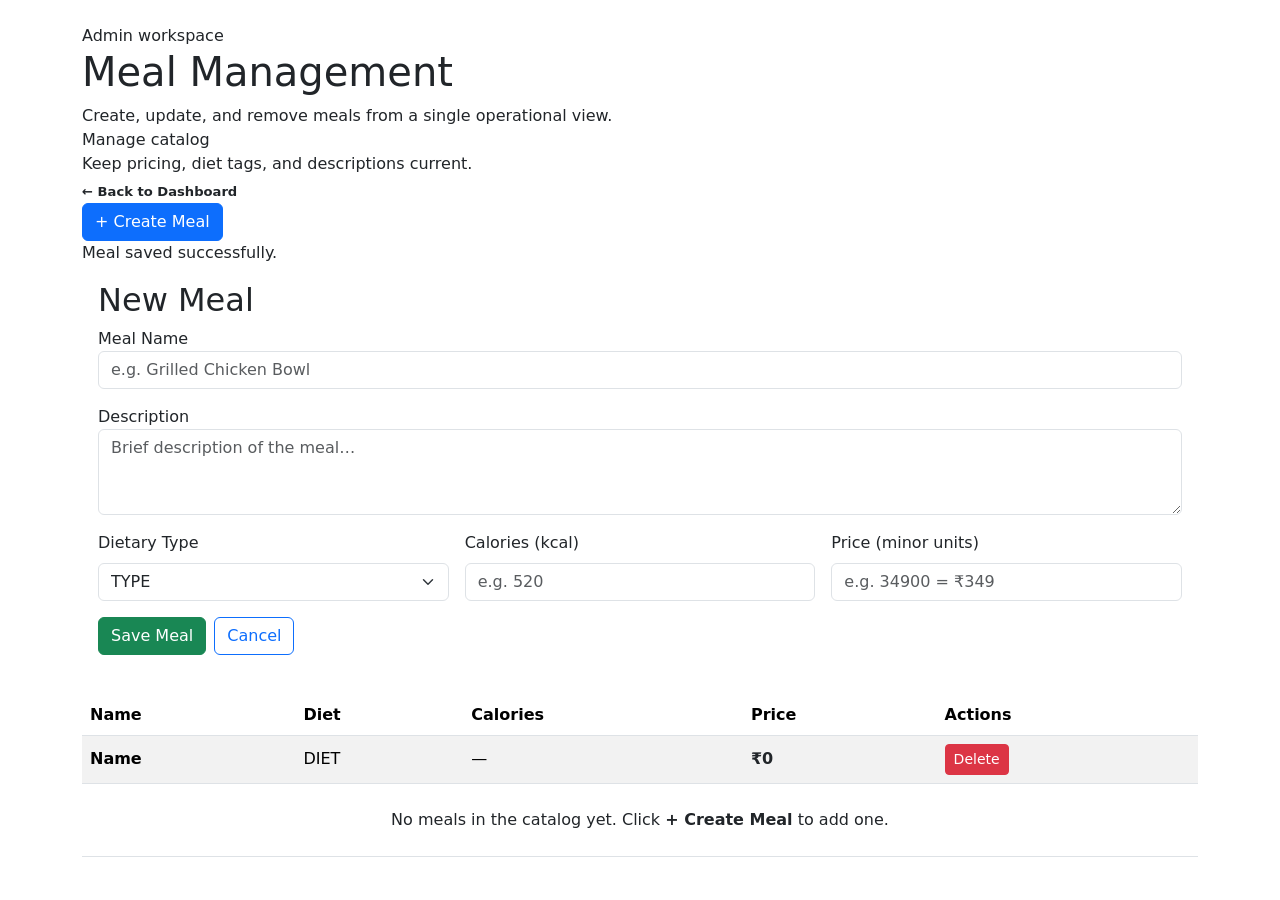
<file: meal-service/src/main/resources/templates/admin-meals.html>
<!DOCTYPE html>
<html xmlns:th="http://www.thymeleaf.org" lang="en">
<head>
    <meta charset="UTF-8"/>
    <meta name="viewport" content="width=device-width, initial-scale=1.0"/>
    <meta name="description" content="Admin panel to create, manage, and remove meals from the MealSubs catalog."/>
    <title>Admin – Meal Management – MealSubs</title>
    <link rel="preconnect" href="https://fonts.googleapis.com"/>
    <link rel="preconnect" href="https://fonts.gstatic.com" crossorigin="anonymous"/>
    <link href="https://cdn.jsdelivr.net/npm/bootstrap@5.3.2/dist/css/bootstrap.min.css" rel="stylesheet"/>
    <link rel="stylesheet" th:href="@{/css/app.css}"/>
</head>
<body class="app-page app-page-admin">
<nav th:replace="~{fragments/navbar :: navbar}"></nav>

<main class="container py-4 flex-grow-1">

    <!-- Page Banner -->
    <section class="page-banner" aria-label="Admin workspace">
        <span class="eyebrow">Admin workspace</span>
        <h1 class="hero-title hero-title-sm mb-2">Meal Management</h1>
        <p class="hero-text mb-0">Create, update, and remove meals from a single operational view.</p>
    </section>

    <!-- Toolbar -->
    <div class="toolbar-panel">
        <div>
            <div class="toolbar-title">Manage catalog</div>
            <div class="toolbar-subtitle">Keep pricing, diet tags, and descriptions current.</div>
            <a href="/dashboard" class="text-decoration-none"
               style="font-size: 0.82rem; color: var(--brand-primary); font-weight: 600; margin-top: 0.35rem; display: inline-block;">
                ← Back to Dashboard
            </a>
        </div>
        <button id="btn-create-meal" type="button" class="btn btn-primary">
            + Create Meal
        </button>
    </div>

    <!-- Success alert -->
    <div class="alert-success" data-testid="meal-success"
         th:if="${param.saved}">Meal saved successfully.</div>

    <!-- Create Meal Form (hidden by default) -->
    <section id="createMealSection" class="hidden card mb-4 border-0">
        <div class="card-body">
            <h2>New Meal</h2>
            <form id="createMealForm" action="/web/admin/meals/create" method="post">
                <div class="row g-3 mb-3">
                    <div class="col-12">
                        <div class="form-group mb-0">
                            <label for="mealName">Meal Name</label>
                            <input type="text" id="mealName" name="name"
                                   class="form-control" placeholder="e.g. Grilled Chicken Bowl" required/>
                        </div>
                    </div>
                    <div class="col-12">
                        <div class="form-group mb-0">
                            <label for="mealDescription">Description</label>
                            <textarea id="mealDescription" name="description"
                                      class="form-control" placeholder="Brief description of the meal…" rows="3"></textarea>
                        </div>
                    </div>
                    <div class="col-sm-12 col-md-4">
                        <label for="dietaryType" class="form-label">Dietary Type</label>
                        <select id="dietaryType" name="dietaryType" class="form-select">
                            <option th:each="dt : ${dietaryTypes}" th:value="${dt}" th:text="${dt}">TYPE</option>
                        </select>
                    </div>
                    <div class="col-sm-6 col-md-4">
                        <label for="calories" class="form-label">Calories (kcal)</label>
                        <input type="number" id="calories" name="calories"
                               class="form-control" placeholder="e.g. 520" min="1"/>
                    </div>
                    <div class="col-sm-6 col-md-4">
                        <label for="priceCents" class="form-label">Price (minor units)</label>
                        <input type="number" id="priceCents" name="priceCents"
                               class="form-control" placeholder="e.g. 34900 = ₹349" min="1"/>
                    </div>
                </div>
                <div class="d-flex gap-2">
                    <button type="submit" id="btn-save-meal" class="btn btn-success">Save Meal</button>
                    <button type="button" id="btn-cancel-meal" class="btn btn-outline-primary">Cancel</button>
                </div>
            </form>
        </div>
    </section>

    <!-- Meals Table -->
    <div class="table-responsive">
        <table id="mealsTable" class="table table-striped align-middle mb-0">
            <thead>
            <tr>
                <th>Name</th>
                <th>Diet</th>
                <th>Calories</th>
                <th>Price</th>
                <th>Actions</th>
            </tr>
            </thead>
            <tbody>
            <tr th:each="meal : ${meals}">
                <td th:text="${meal.name}" style="font-weight: 600;">Name</td>
                <td>
                    <span class="badge-diet"
                          th:classappend="'badge-diet-' + ${meal.dietaryType}"
                          th:text="${meal.dietaryType}">DIET</span>
                </td>
                <td th:text="${meal.calories != null ? meal.calories + ' kcal' : '—'}">—</td>
                <td style="font-weight: 700; color: var(--brand-primary);"
                    th:text="'₹' + ${meal.priceCents / 100}">₹0</td>
                <td>
                    <form th:action="@{/web/admin/meals/{id}/delete(id=${meal.id})}"
                          method="post" class="inline-form">
                        <button type="submit" class="btn-delete btn btn-danger btn-sm">Delete</button>
                    </form>
                </td>
            </tr>
            <!-- Empty state -->
            <tr th:if="${meals == null or #lists.isEmpty(meals)}">
                <td colspan="5" class="text-center py-4" style="color: var(--text-muted);">
                    No meals in the catalog yet. Click <strong>+ Create Meal</strong> to add one.
                </td>
            </tr>
            </tbody>
        </table>
    </div>

</main>

<footer th:replace="~{fragments/footer :: footer}"></footer>

<script src="https://cdn.jsdelivr.net/npm/bootstrap@5.3.2/dist/js/bootstrap.bundle.min.js"></script>
<script th:src="@{/js/auth-nav.js}" defer></script>
<script th:src="@{/js/admin-meals.js}" defer></script>
</body>
</html>
</file>
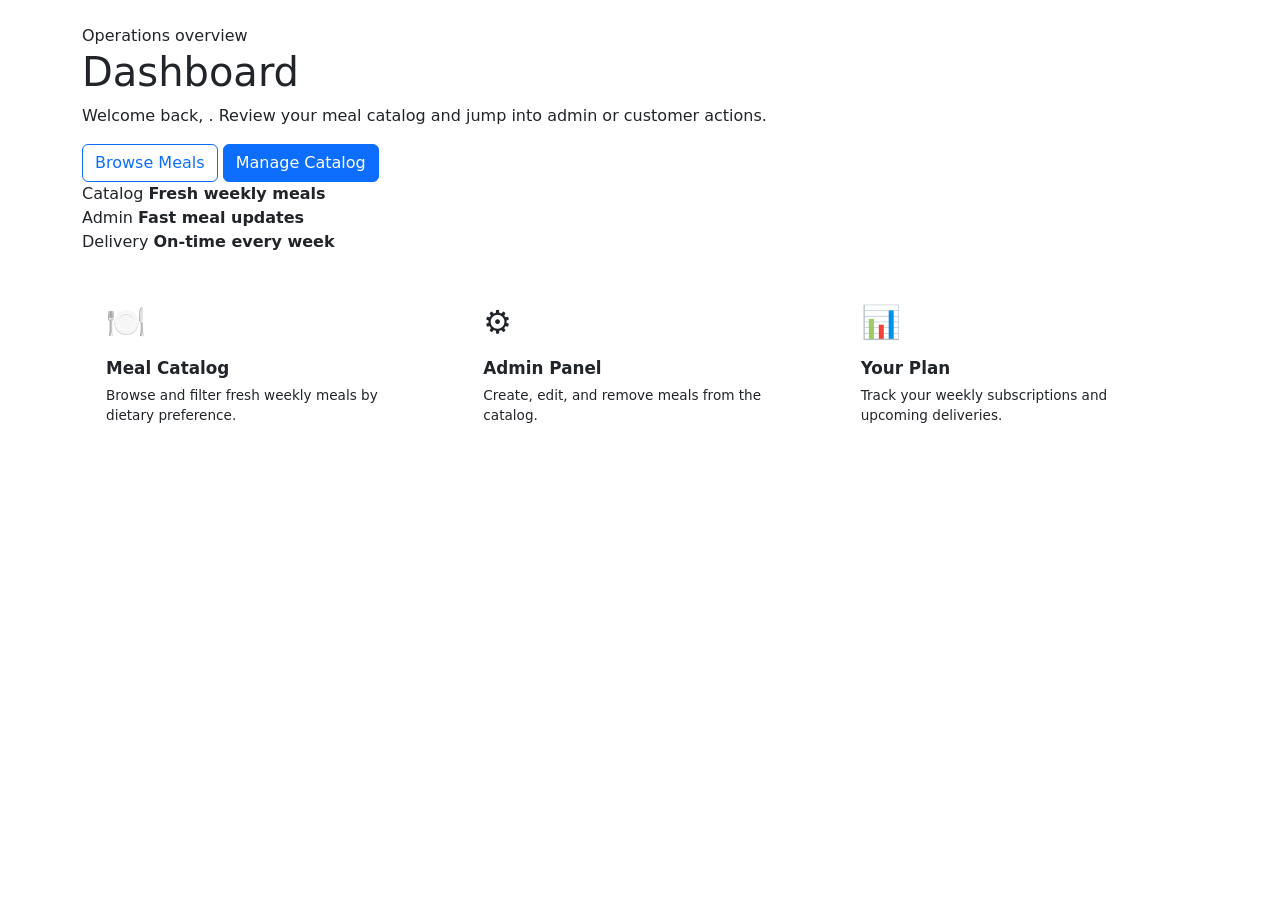
<file: meal-service/src/main/resources/templates/dashboard.html>
<!DOCTYPE html>
<html xmlns:th="http://www.thymeleaf.org" lang="en">
<head>
    <meta charset="UTF-8"/>
    <meta name="viewport" content="width=device-width, initial-scale=1.0"/>
    <meta name="description" content="MealSubs dashboard — review meal activity and manage your meal subscription plan."/>
    <title>Dashboard – MealSubs</title>
    <link rel="preconnect" href="https://fonts.googleapis.com"/>
    <link rel="preconnect" href="https://fonts.gstatic.com" crossorigin="anonymous"/>
    <link href="https://cdn.jsdelivr.net/npm/bootstrap@5.3.2/dist/css/bootstrap.min.css" rel="stylesheet"/>
    <link rel="stylesheet" th:href="@{/css/app.css}"/>
</head>
<body class="app-page app-page-dashboard">
<nav th:replace="~{fragments/navbar :: navbar}"></nav>

<main class="container py-4 flex-grow-1">

    <!-- Hero Panel -->
    <section class="hero-panel" aria-label="Overview">
        <div class="hero-copy">
            <span class="eyebrow">Operations overview</span>
            <h1 class="hero-title">Dashboard</h1>
            <p class="hero-text">
                Welcome back, <strong id="user-email" style="color: var(--brand-primary);"></strong>.
                Review your meal catalog and jump into admin or customer actions.
            </p>
            <div class="hero-actions">
                <a href="/meals"       class="btn btn-outline-primary">Browse Meals</a>
                <a href="/admin/meals" class="btn btn-primary">Manage Catalog</a>
            </div>
        </div>
        <div class="hero-stat-grid">
            <div class="hero-stat-card">
                <span class="hero-stat-label">Catalog</span>
                <strong>Fresh weekly meals</strong>
            </div>
            <div class="hero-stat-card">
                <span class="hero-stat-label">Admin</span>
                <strong>Fast meal updates</strong>
            </div>
            <div class="hero-stat-card">
                <span class="hero-stat-label">Delivery</span>
                <strong>On-time every week</strong>
            </div>
        </div>
    </section>

    <!-- Quick action cards -->
    <div class="row g-3 mt-1">
        <div class="col-md-4">
            <a href="/meals" class="text-decoration-none">
                <div class="card h-100 border-0"
                     style="border-radius: var(--radius-lg); background: var(--surface-glass-strong);
                            border: 1px solid var(--border-card) !important; box-shadow: var(--shadow-sm);
                            transition: transform 0.2s ease, box-shadow 0.2s ease; backdrop-filter: blur(8px);"
                     onmouseover="this.style.transform='translateY(-4px)';this.style.boxShadow='var(--shadow-lg)'"
                     onmouseout="this.style.transform='';this.style.boxShadow='var(--shadow-sm)'">
                    <div class="card-body p-4">
                        <div style="font-size: 2rem; margin-bottom: 0.75rem;">🍽️</div>
                        <h3 style="font-family: var(--font-heading); font-size: 1.05rem; font-weight: 700; margin-bottom: 0.4rem; color: var(--text-base);">Meal Catalog</h3>
                        <p style="font-size: 0.85rem; color: var(--text-muted); margin: 0;">Browse and filter fresh weekly meals by dietary preference.</p>
                    </div>
                </div>
            </a>
        </div>
        <div class="col-md-4">
            <a href="/admin/meals" class="text-decoration-none">
                <div class="card h-100 border-0"
                     style="border-radius: var(--radius-lg); background: var(--surface-glass-strong);
                            border: 1px solid var(--border-card) !important; box-shadow: var(--shadow-sm);
                            transition: transform 0.2s ease, box-shadow 0.2s ease; backdrop-filter: blur(8px);"
                     onmouseover="this.style.transform='translateY(-4px)';this.style.boxShadow='var(--shadow-lg)'"
                     onmouseout="this.style.transform='';this.style.boxShadow='var(--shadow-sm)'">
                    <div class="card-body p-4">
                        <div style="font-size: 2rem; margin-bottom: 0.75rem;">⚙️</div>
                        <h3 style="font-family: var(--font-heading); font-size: 1.05rem; font-weight: 700; margin-bottom: 0.4rem; color: var(--text-base);">Admin Panel</h3>
                        <p style="font-size: 0.85rem; color: var(--text-muted); margin: 0;">Create, edit, and remove meals from the catalog.</p>
                    </div>
                </div>
            </a>
        </div>
        <div class="col-md-4">
            <div class="card h-100 border-0"
                 style="border-radius: var(--radius-lg); background: var(--surface-glass-strong);
                        border: 1px solid var(--border-card) !important; box-shadow: var(--shadow-sm); backdrop-filter: blur(8px);">
                <div class="card-body p-4">
                    <div style="font-size: 2rem; margin-bottom: 0.75rem;">📊</div>
                    <h3 style="font-family: var(--font-heading); font-size: 1.05rem; font-weight: 700; margin-bottom: 0.4rem; color: var(--text-base);">Your Plan</h3>
                    <p style="font-size: 0.85rem; color: var(--text-muted); margin: 0;">Track your weekly subscriptions and upcoming deliveries.</p>
                </div>
            </div>
        </div>
    </div>

</main>

<footer th:replace="~{fragments/footer :: footer}"></footer>

<script src="https://cdn.jsdelivr.net/npm/bootstrap@5.3.2/dist/js/bootstrap.bundle.min.js"></script>
<script th:src="@{/js/auth-nav.js}" defer></script>
<script th:src="@{/js/dashboard.js}" defer></script>
</body>
</html>
</file>
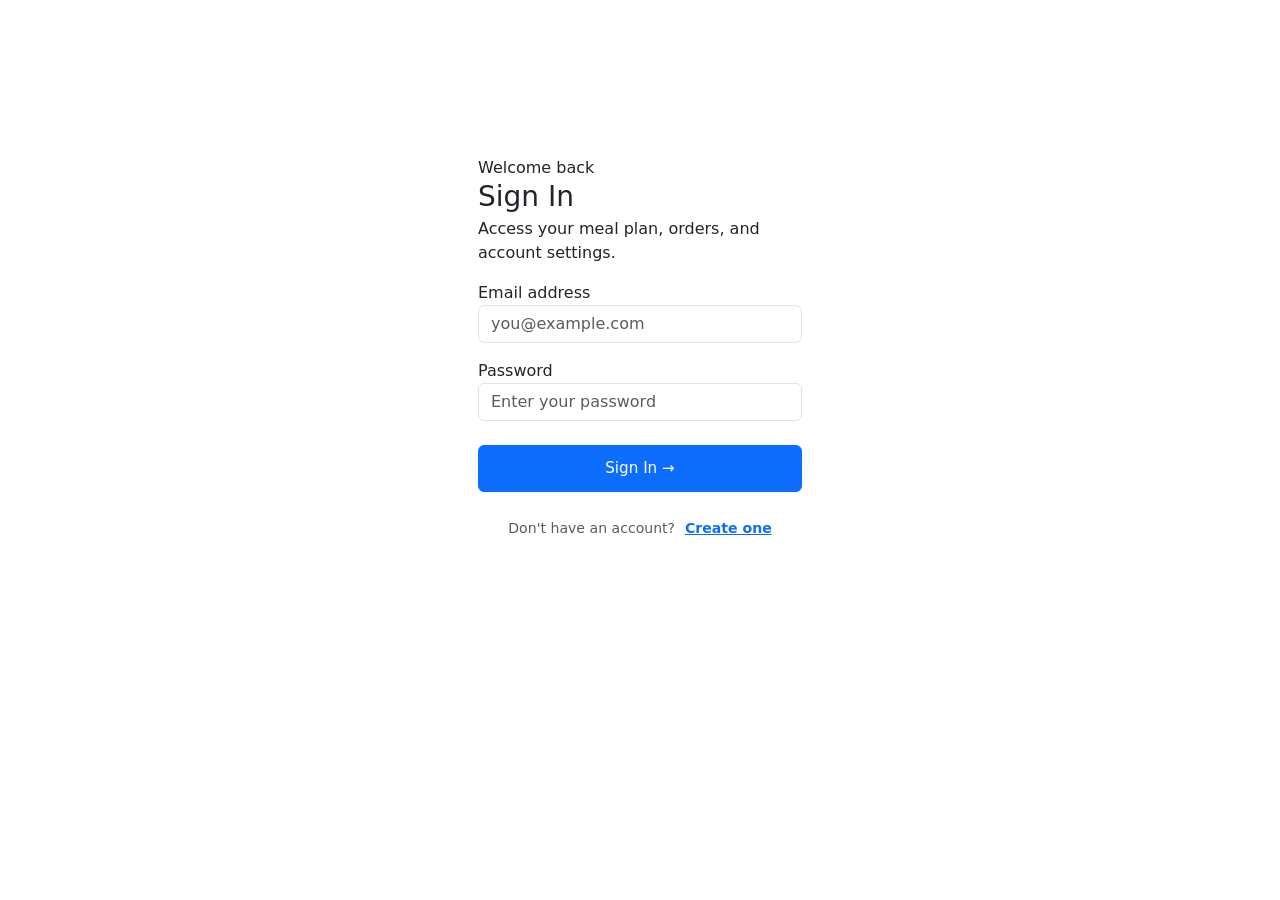
<file: meal-service/src/main/resources/templates/login.html>
<!DOCTYPE html>
<html xmlns:th="http://www.thymeleaf.org" lang="en">
<head>
    <meta charset="UTF-8"/>
    <meta name="viewport" content="width=device-width, initial-scale=1.0"/>
    <meta name="description" content="Sign in to your MealSubs account to manage your weekly meal plan and orders."/>
    <title>Login – MealSubs</title>
    <link rel="preconnect" href="https://fonts.googleapis.com"/>
    <link rel="preconnect" href="https://fonts.gstatic.com" crossorigin="anonymous"/>
    <link href="https://cdn.jsdelivr.net/npm/bootstrap@5.3.2/dist/css/bootstrap.min.css" rel="stylesheet"/>
    <link rel="stylesheet" th:href="@{/css/app.css}"/>
</head>
<body class="auth-page auth-page-login">
<nav th:replace="~{fragments/navbar :: navbar}"></nav>

<main class="container py-4 flex-grow-1">
    <div class="row justify-content-center align-items-center" style="min-height: 72vh;">
        <div class="col-md-6 col-lg-5 col-xl-4">
            <div class="card auth-card border-0">
                <div class="card-body">
                    <span class="eyebrow">Welcome back</span>
                    <h1 class="h3 mb-1">Sign In</h1>
                    <p class="auth-subtitle">Access your meal plan, orders, and account settings.</p>

                    <div class="alert-danger" id="login-error"
                         th:if="${error}" th:text="${error}"></div>

                    <form id="loginForm" action="/web/login" method="post" autocomplete="on">
                        <div class="form-group mb-3">
                            <label for="email">Email address</label>
                            <input type="text" id="email" name="email"
                                   class="form-control" placeholder="you@example.com" autocomplete="email"/>
                        </div>
                        <div class="form-group mb-4">
                            <label for="password">Password</label>
                            <input type="password" id="password" name="password"
                                   class="form-control" placeholder="Enter your password" autocomplete="current-password"/>
                        </div>
                        <button type="submit" class="btn btn-primary w-100" style="padding: 0.7rem 1rem; font-size: 0.95rem;">
                            Sign In →
                        </button>
                    </form>

                    <div class="text-center mt-4">
                        <span class="text-muted" style="font-size: 0.88rem;">Don't have an account?</span>
                        <a href="/register" style="font-size: 0.88rem; font-weight: 600; margin-left: 0.3rem;">Create one</a>
                    </div>
                </div>
            </div>
        </div>
    </div>
</main>

<footer th:replace="~{fragments/footer :: footer}"></footer>

<script src="https://cdn.jsdelivr.net/npm/bootstrap@5.3.2/dist/js/bootstrap.bundle.min.js"></script>
<script th:src="@{/js/auth-nav.js}" defer></script>
</body>
</html>
</file>
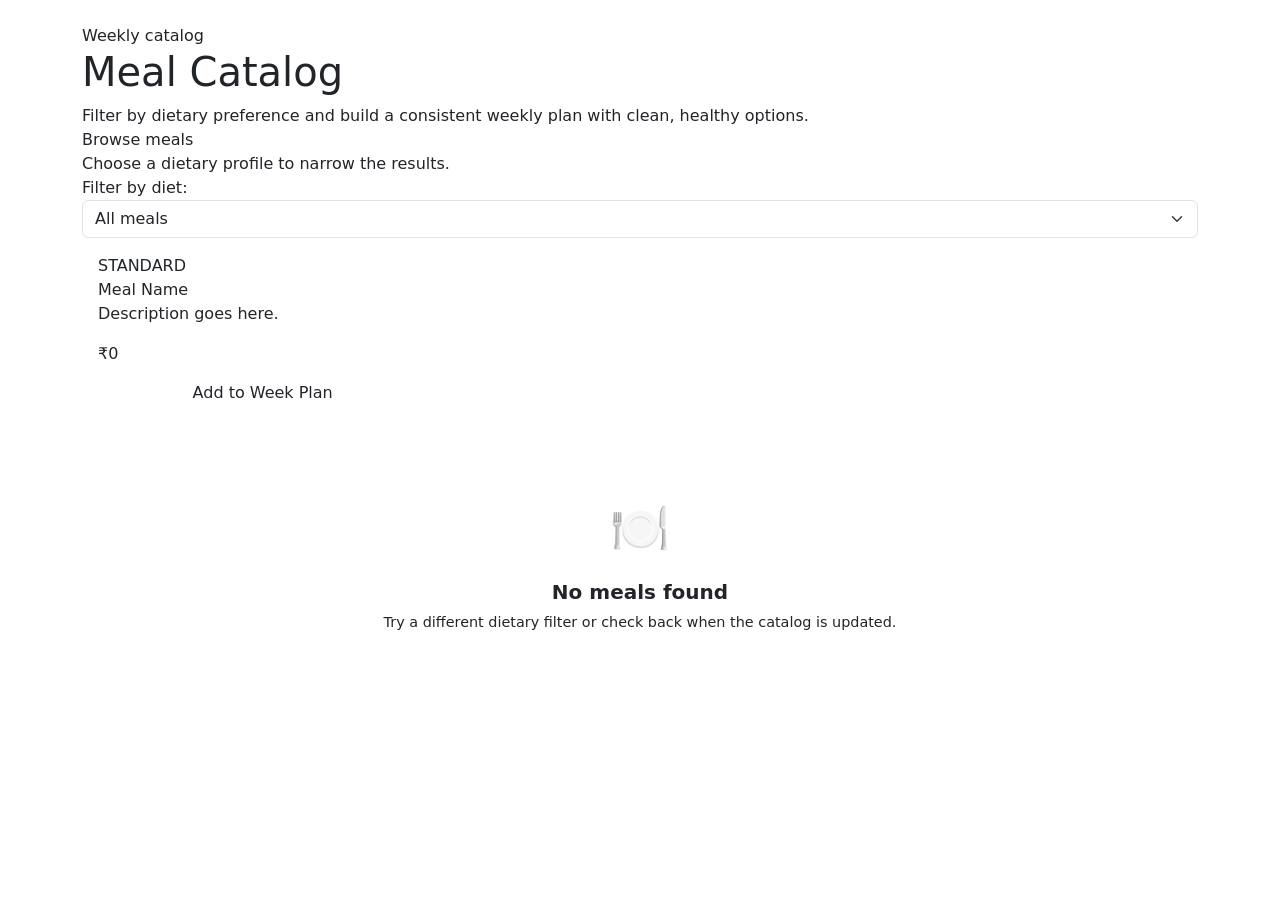
<file: meal-service/src/main/resources/templates/meals.html>
<!DOCTYPE html>
<html xmlns:th="http://www.thymeleaf.org" lang="en">
<head>
    <meta charset="UTF-8"/>
    <meta name="viewport" content="width=device-width, initial-scale=1.0"/>
    <meta name="description" content="Browse and filter fresh weekly meal options by dietary profile on MealSubs."/>
    <title>Meal Catalog – MealSubs</title>
    <link rel="preconnect" href="https://fonts.googleapis.com"/>
    <link rel="preconnect" href="https://fonts.gstatic.com" crossorigin="anonymous"/>
    <link href="https://cdn.jsdelivr.net/npm/bootstrap@5.3.2/dist/css/bootstrap.min.css" rel="stylesheet"/>
    <link rel="stylesheet" th:href="@{/css/app.css}"/>
</head>
<body class="app-page app-page-meals">
<nav th:replace="~{fragments/navbar :: navbar}"></nav>

<main class="container py-4 flex-grow-1">

    <!-- Page Banner -->
    <section class="page-banner" aria-label="Meal Catalog">
        <span class="eyebrow">Weekly catalog</span>
        <h1 class="hero-title hero-title-sm mb-2">Meal Catalog</h1>
        <p class="hero-text mb-0">Filter by dietary preference and build a consistent weekly plan with clean, healthy options.</p>
    </section>

    <!-- Toolbar: filter -->
    <div class="toolbar-panel">
        <div>
            <div class="toolbar-title">Browse meals</div>
            <div class="toolbar-subtitle">Choose a dietary profile to narrow the results.</div>
        </div>
        <form id="filterForm" action="/meals" method="get" class="filter-inline-form">
            <label for="dietaryTypeFilter" class="filter-label">Filter by diet:</label>
            <select id="dietaryTypeFilter" name="dietary" class="form-select">
                <option value=""              th:selected="${dietary == ''}">All meals</option>
                <option value="STANDARD"     th:selected="${dietary == 'STANDARD'}">Standard</option>
                <option value="VEGAN"        th:selected="${dietary == 'VEGAN'}">Vegan</option>
                <option value="VEGETARIAN"   th:selected="${dietary == 'VEGETARIAN'}">Vegetarian</option>
                <option value="KETO"         th:selected="${dietary == 'KETO'}">Keto</option>
                <option value="GLUTEN_FREE"  th:selected="${dietary == 'GLUTEN_FREE'}">Gluten Free</option>
            </select>
        </form>
    </div>

    <!-- Meal Cards Grid -->
    <div id="mealCardsContainer" class="row g-3">
        <div class="meal-card col-sm-6 col-lg-4" th:each="meal : ${meals}">
            <div class="card h-100 border-0">
                <div class="card-body d-flex flex-column">
                    <span class="meal-badge" th:text="${meal.dietaryType}">STANDARD</span>
                    <span class="meal-name" th:text="${meal.name}">Meal Name</span>
                    <p class="meal-desc" th:text="${meal.description}">Description goes here.</p>
                    <div class="meal-meta mt-auto">
                        <span class="meal-price" th:text="'₹' + ${meal.priceCents / 100}">₹0</span>
                        <span class="meal-calories" th:if="${meal.calories != null}"
                              th:text="${meal.calories} + ' kcal'"></span>
                    </div>
                    <button class="btn-add btn mt-2" type="button">Add to Week Plan</button>
                </div>
            </div>
        </div>

        <!-- Empty state -->
        <div th:if="${meals == null or #lists.isEmpty(meals)}" class="col-12">
            <div class="text-center py-5" style="color: var(--text-muted);">
                <div style="font-size: 3rem; margin-bottom: 1rem;">🍽️</div>
                <h3 style="font-family: var(--font-heading); font-size: 1.25rem; font-weight: 700; color: var(--text-base);">No meals found</h3>
                <p style="font-size: 0.9rem;">Try a different dietary filter or check back when the catalog is updated.</p>
            </div>
        </div>
    </div>

</main>

<footer th:replace="~{fragments/footer :: footer}"></footer>

<script src="https://cdn.jsdelivr.net/npm/bootstrap@5.3.2/dist/js/bootstrap.bundle.min.js"></script>
<script th:src="@{/js/auth-nav.js}" defer></script>
<script th:src="@{/js/meals.js}" defer></script>
</body>
</html>
</file>
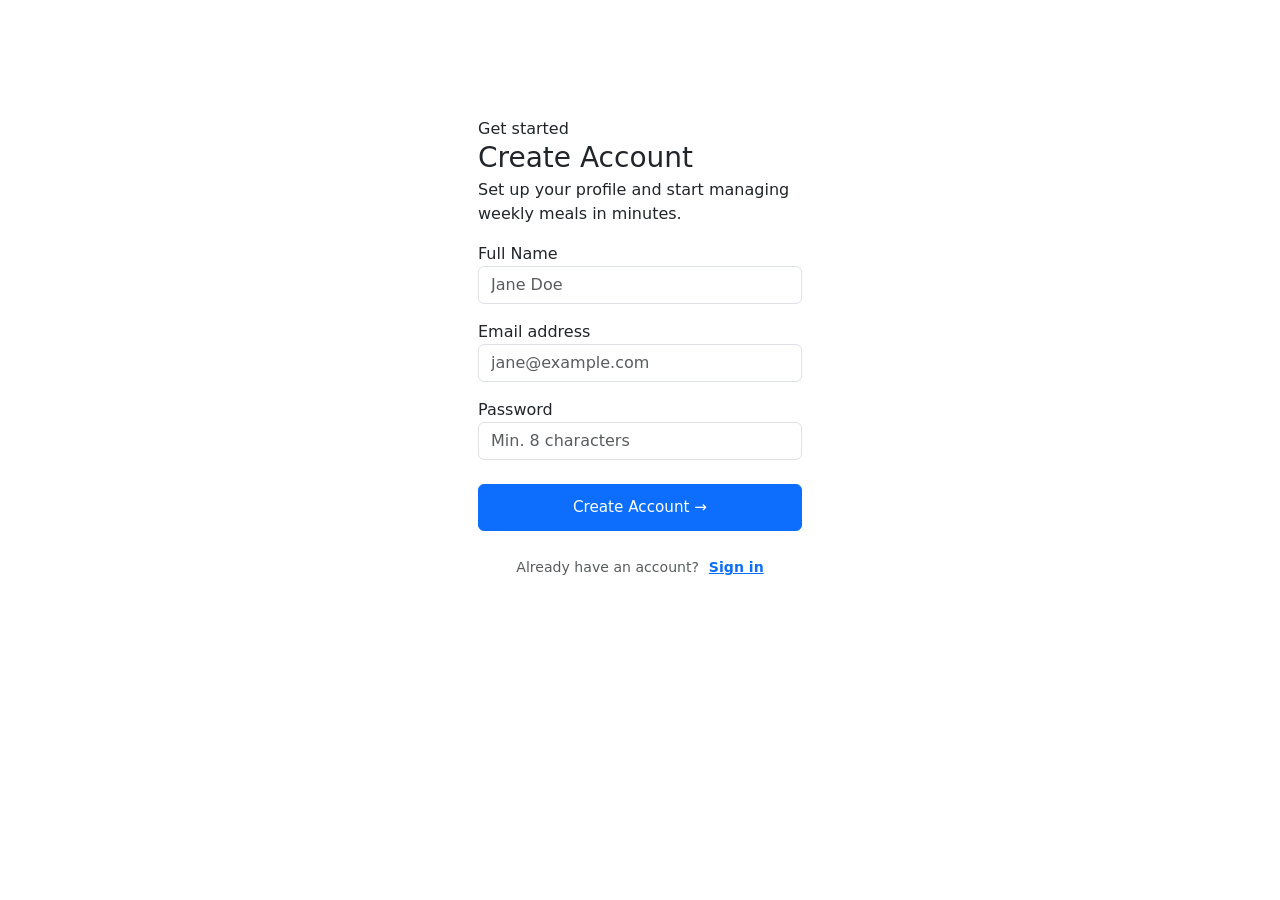
<file: meal-service/src/main/resources/templates/register.html>
<!DOCTYPE html>
<html xmlns:th="http://www.thymeleaf.org" lang="en">
<head>
    <meta charset="UTF-8"/>
    <meta name="viewport" content="width=device-width, initial-scale=1.0"/>
    <meta name="description" content="Create your MealSubs account and start managing your weekly meal plan in minutes."/>
    <title>Register – MealSubs</title>
    <link rel="preconnect" href="https://fonts.googleapis.com"/>
    <link rel="preconnect" href="https://fonts.gstatic.com" crossorigin="anonymous"/>
    <link href="https://cdn.jsdelivr.net/npm/bootstrap@5.3.2/dist/css/bootstrap.min.css" rel="stylesheet"/>
    <link rel="stylesheet" th:href="@{/css/app.css}"/>
</head>
<body class="auth-page auth-page-register">
<nav th:replace="~{fragments/navbar :: navbar}"></nav>

<main class="container py-4 flex-grow-1">
    <div class="row justify-content-center align-items-center" style="min-height: 72vh;">
        <div class="col-md-6 col-lg-5 col-xl-4">
            <div class="card auth-card border-0">
                <div class="card-body">
                    <span class="eyebrow">Get started</span>
                    <h1 class="h3 mb-1">Create Account</h1>
                    <p class="auth-subtitle">Set up your profile and start managing weekly meals in minutes.</p>

                    <div class="alert-success" data-testid="register-success"
                         th:if="${success}" th:text="${success}"></div>
                    <div class="alert-danger" data-testid="register-error"
                         th:if="${error}" th:text="${error}"></div>

                    <form id="registerForm" action="/web/register" method="post">
                        <div class="form-group mb-3">
                            <label for="name">Full Name</label>
                            <input type="text" id="name" name="name"
                                   class="form-control" placeholder="Jane Doe" autocomplete="name"/>
                        </div>
                        <div class="form-group mb-3">
                            <label for="email">Email address</label>
                            <input type="text" id="email" name="email"
                                   class="form-control" placeholder="jane@example.com" autocomplete="email"/>
                        </div>
                        <div class="form-group mb-4">
                            <label for="password">Password</label>
                            <input type="password" id="password" name="password"
                                   class="form-control" placeholder="Min. 8 characters" autocomplete="new-password"/>
                        </div>
                        <button type="submit" class="btn btn-primary w-100" style="padding: 0.7rem 1rem; font-size: 0.95rem;">
                            Create Account →
                        </button>
                    </form>

                    <div class="text-center mt-4">
                        <span class="text-muted" style="font-size: 0.88rem;">Already have an account?</span>
                        <a href="/login" style="font-size: 0.88rem; font-weight: 600; margin-left: 0.3rem;">Sign in</a>
                    </div>
                </div>
            </div>
        </div>
    </div>
</main>

<footer th:replace="~{fragments/footer :: footer}"></footer>

<script src="https://cdn.jsdelivr.net/npm/bootstrap@5.3.2/dist/js/bootstrap.bundle.min.js"></script>
<script th:src="@{/js/auth-nav.js}" defer></script>
</body>
</html>
</file>
